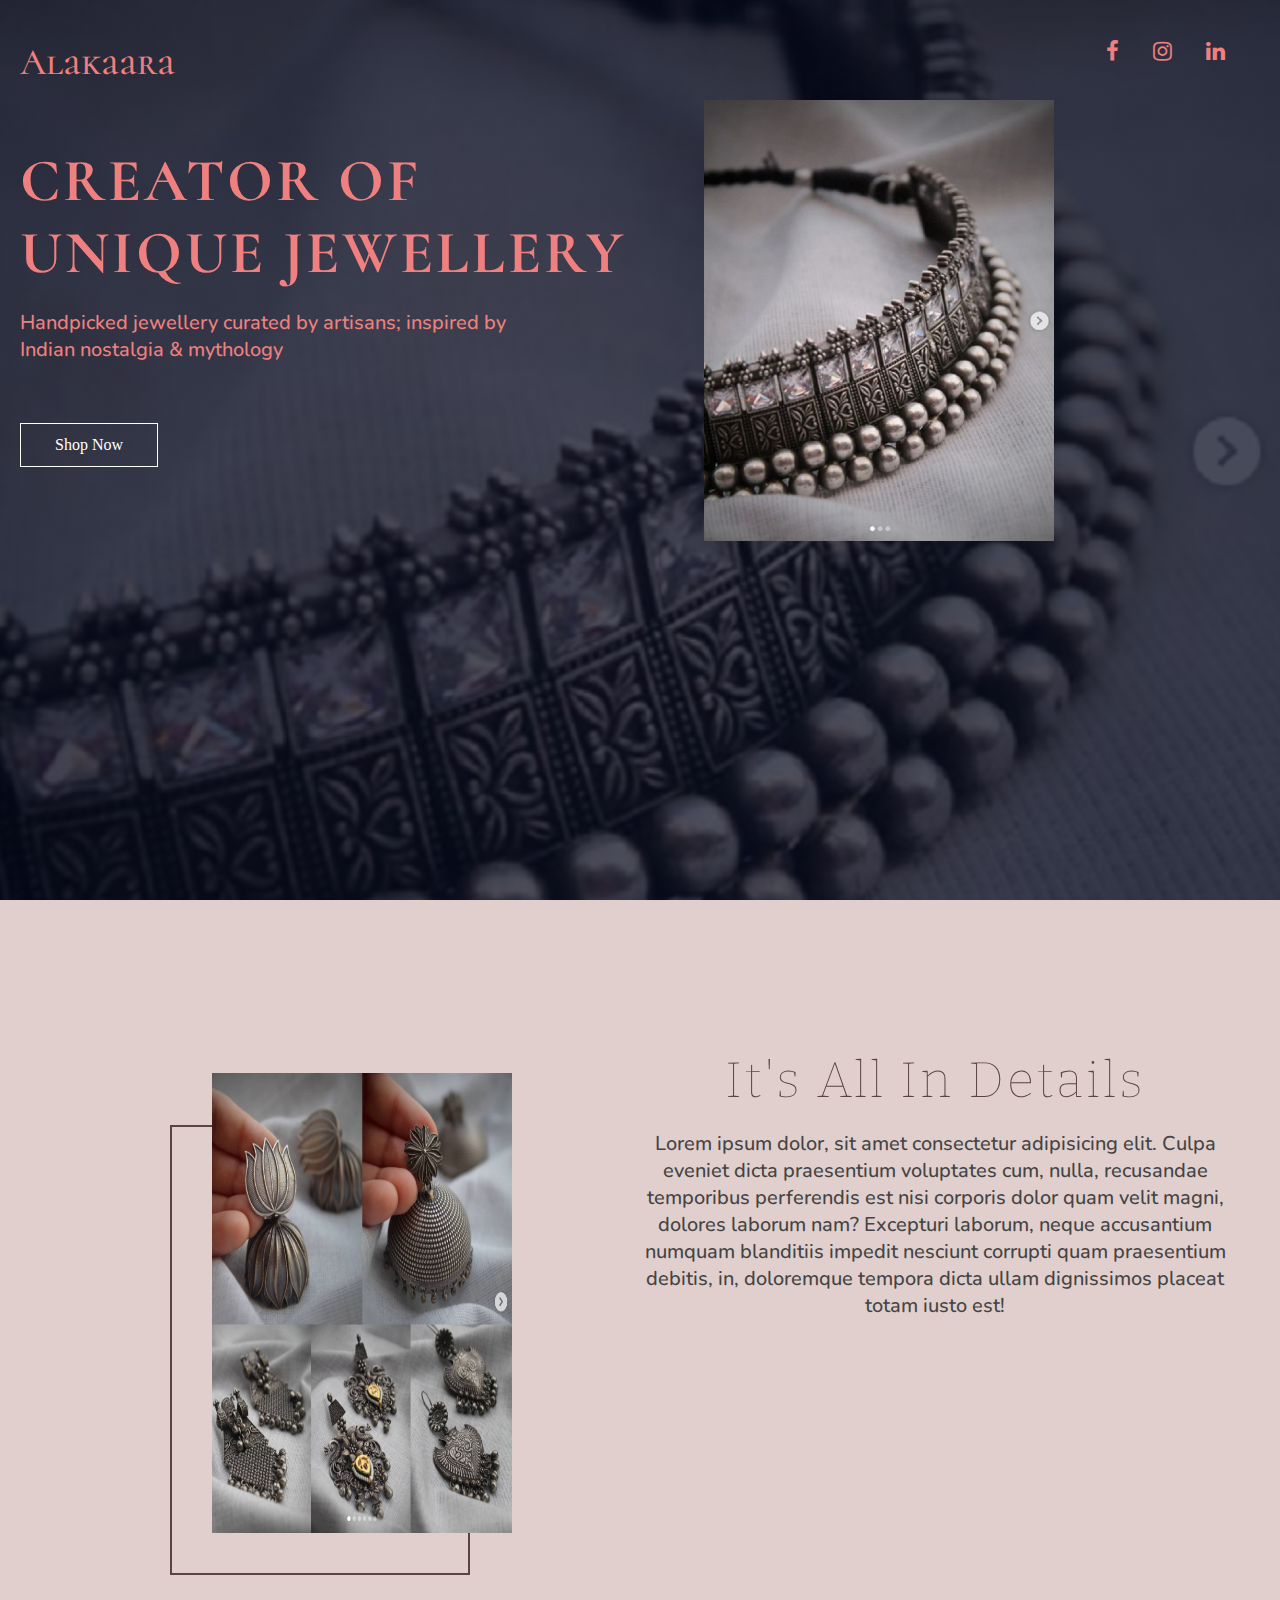
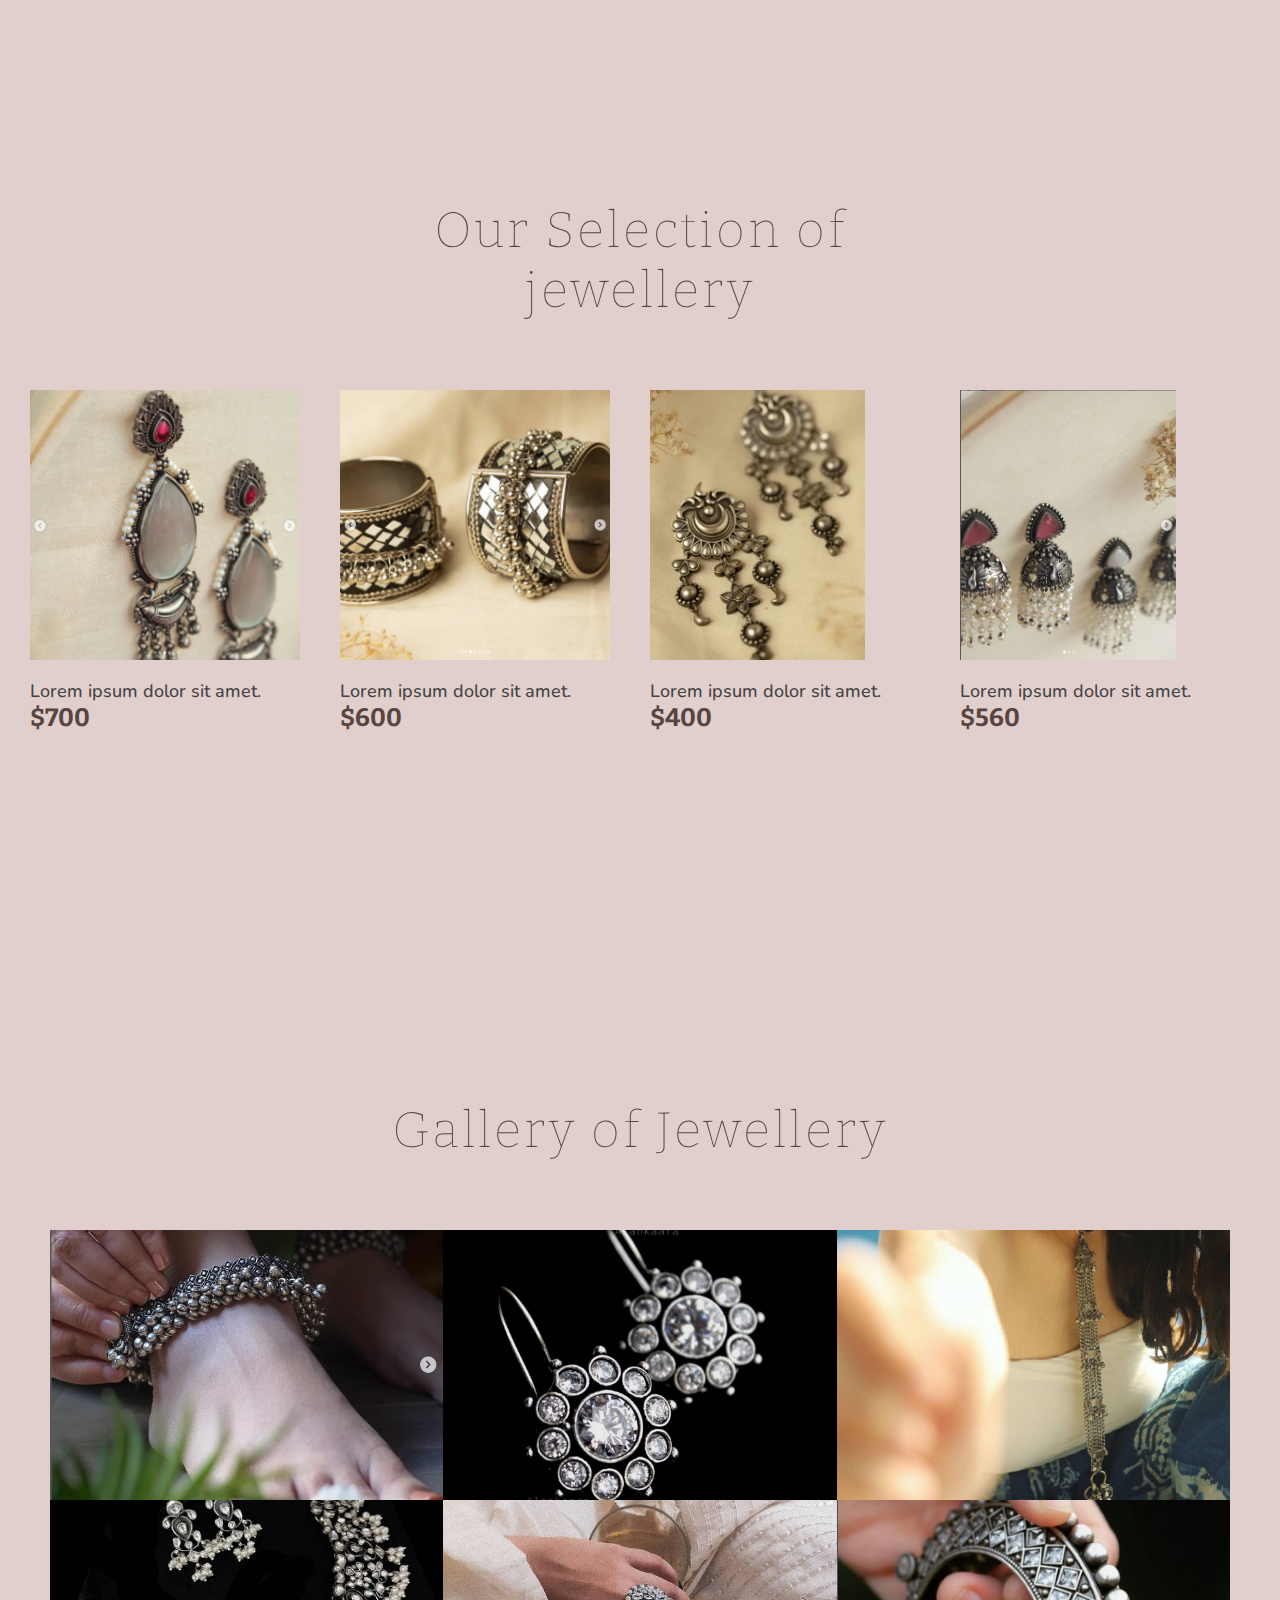
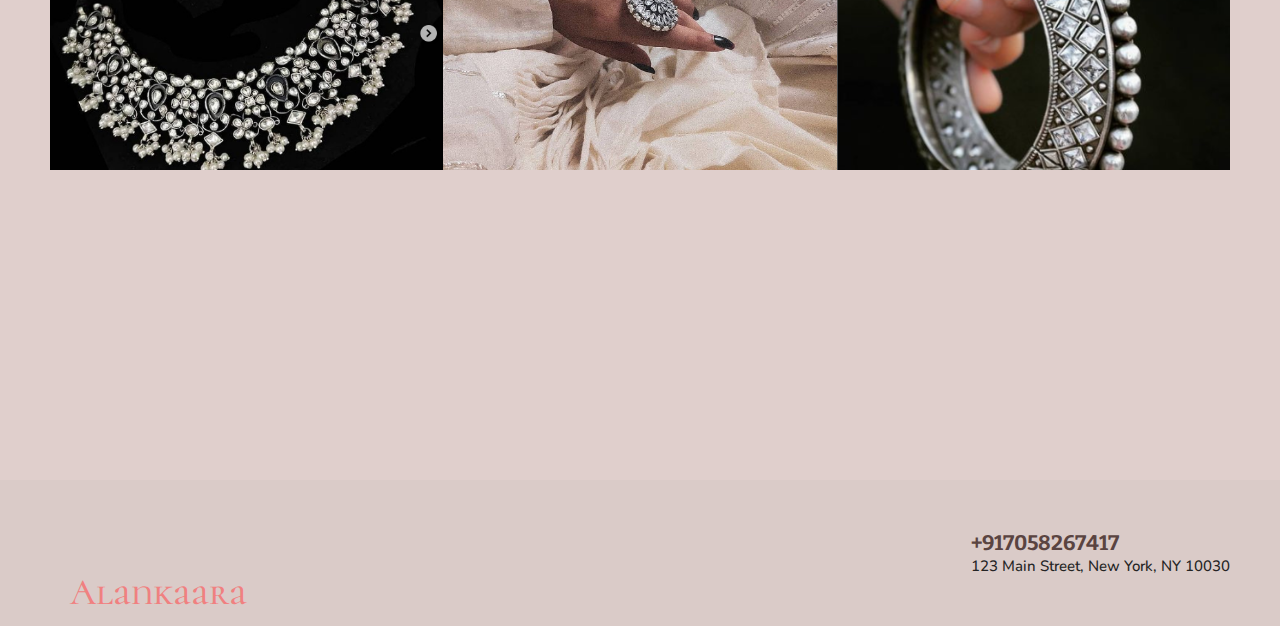
<file: alankaar/index.html>
<!DOCTYPE html>
<html lang="en">

<head>
    <meta charset="UTF-8">
    <meta http-equiv="X-UA-Compatible" content="IE=edge">
    <meta name="viewport" content="width=device-width, initial-scale=1.0">

    <title>vaishnavi_oasis_task</title>
    <link rel="stylesheet" href="style.css">
    <link href="https://fonts.googleapis.com/css2?family=Nunito&display=swap" rel="stylesheet">
    <link href="https://fonts.googleapis.com/css2?family=Bitter:wght@500&display=swap" rel="stylesheet">
    <link href="https://fonts.googleapis.com/css2?family=Cormorant+Unicase:wght@700&display=swap" rel="stylesheet">
</head>

<body>
    <section class="home">
        <a class="logo">Alakaara</a>
        <div class="discription">
            <h1>CREATOR OF UNIQUE JEWELLERY</h1>
            <p>Handpicked jewellery curated by artisans; inspired by Indian nostalgia & mythology</p>
            <a href="" class="hero-btn">Shop Now</a>

        </div>
        <img src="imgs/alankaar6.PNG">
        <div class="social-container">
            <ul class="social-icons">
                <li><a href="#"><i class="fa fa-facebook"></i></a></li>
                <li><a href="#"><i class="fa fa-instagram"></i></a></li>
                <li><a href="#"><i class="fa fa-linkedin"></i></a></li>
            </ul>
        </div>
    </section>
    <section class="about">
        <div class="image">
            <div class="border">
                <img src="imgs/Alankaar 5 in 1.PNG">
            </div>
        </div>
        <div class="text">
            <h1 class="title">It's All In Details</h1>
            <p>Lorem ipsum dolor, sit amet consectetur adipisicing elit. Culpa eveniet dicta praesentium voluptates cum, nulla, recusandae temporibus perferendis est nisi corporis dolor quam velit magni, dolores laborum nam? Excepturi laborum, neque accusantium
                numquam blanditiis impedit nesciunt corrupti quam praesentium debitis, in, doloremque tempora dicta ullam dignissimos placeat totam iusto est!</p>
        </div>
    </section>
    <section class="products">
        <h1 class="title">Our Selection of <br>jewellery</h1>
        <div class="container">
            <div class="product">
                <img src="imgs/alankaar3.PNG">
                <p>Lorem ipsum dolor sit amet.</p>
                <h3>$700</h3>
            </div>
            <div class="product">
                <img src="imgs/alakaar2.PNG">
                <p>Lorem ipsum dolor sit amet.</p>
                <h3>$600</h3>
            </div>
            <div class="product">
                <img src="imgs/alankaar5.PNG">
                <p>Lorem ipsum dolor sit amet.</p>
                <h3>$400</h3>
            </div>
            <div class="product">
                <img src="imgs/alankaar_1.PNG">
                <p>Lorem ipsum dolor sit amet.</p>
                <h3>$560</h3>
            </div>
        </div>
    </section>
    <h1 class="title">Gallery of Jewellery</h1>
    <section class="gallery">
        <div class="box"></div>
        <div class="box"></div>
        <div class="box"></div>
        <div class="box"></div>
        <div class="box"></div>
        <div class="box"></div>
    </section>
    <footer>
        <a class="logo">Alankaara</a>
        <div class="contact">
            <h3>
                +917058267417
                <p>123 Main Street, New York, NY 10030</p>
            </h3>
        </div>
    </footer>

</body>

</html>
</file>
<file: alankaar/style.css>
@import url(https://cdnjs.cloudflare.com/ajax/libs/font-awesome/4.6.3/css/font-awesome.css);
* {
    margin: 0;
    padding: 0;
    box-sizing: border-box;
}

body {
    background-color: #e0cfcc;
}


/*.home {
    height: 100vh;
    background-color: #e0cfcc;
    padding: 30px;
}*/

.home {
    min-height: 100vh;
    width: 100%;
    background-image: linear-gradient(rgba(4, 9, 30, 0.7), rgba(4, 9, 30, 0.7)), url(imgs/alankaar6.PNG);
    background-position: center;
    background-size: cover;
    position: relative;
}

.logo {
    text-decoration: none;
    color: lightcoral;
    font-size: 37px;
    font-weight: 500;
    font-family: 'Cormorant Unicase', sans-serif;
    position: relative;
    top: 40px;
    left: 20px;
}

.discription {
    padding: 100px 20px;
    width: 700px;
    position: absolute;
    z-index: 999;
}

.discription h1 {
    font-size: 60px;
    font-family: 'Cormorant Unicase', sans-serif;
    font-weight: 900;
    color: lightcoral;
    letter-spacing: 3px;
    margin-bottom: 20px;
}

.discription p {
    font-size: 20px;
    font-family: 'Nunito', sans-serif;
    font-weight: 500;
    color: lightcoral;
    width: 490px;
}

.hero-btn {
    display: inline-block;
    text-decoration: none;
    color: #fff;
    border: 1px solid #fff;
    padding: 12px 34px;
    font-size: 16px;
    background: transparent;
    position: relative;
    cursor: pointer;
    top: 60px;
}

.hero-btn:hover {
    border: 1px solid rgb(240, 17, 128);
    background: rgb(240, 17, 128);
    transition: 1s;
}

.home img {
    width: 350px;
    height: auto;
    position: absolute;
    top: 100px;
    left: 55%;
}

.social-container {
    position: absolute;
    top: 40px;
    right: 40px;
}

.social-icons {
    list-style: none;
}

.social-icons li {
    margin: 0 15px;
    display: inline;
}

.social-icons li i {
    color: lightcoral;
    font-size: 22px;
}

.about {
    height: 100vh;
    display: grid;
    grid-template-columns: 1fr 1fr;
}

.image {
    display: flex;
    align-items: center;
    justify-content: center;
}

.border {
    width: 300px;
    height: 450px;
    border: 2px solid #5a4441;
    position: relative;
}

.image img {
    width: 300px;
    height: 460px;
    position: absolute;
    bottom: 40px;
    left: 40px;
}

.text {
    padding-top: 150px;
    padding-right: 50px;
}

.title {
    font-size: 50px;
    font-family: 'Bitter';
    font-weight: 100;
    color: #5a4441;
    letter-spacing: 3px;
    margin-bottom: 20px;
    text-align: center;
}

.text p {
    font-size: 20px;
    font-family: 'Nunito', sans-serif;
    font-weight: 500;
    color: #444444;
    text-align: center;
}

.products {
    height: 100vh;
    padding: 0 30px;
}

.container {
    display: grid;
    grid-template-columns: 1fr 1fr 1fr 1fr;
    grid-template-rows: 270px;
    grid-gap: 20px;
    padding-top: 50px;
}

.product img {
    height: 270px;
    width: auto;
    margin-bottom: 15px;
}

.product p {
    font-size: 18px;
    font-family: 'Nunito', sans-serif;
    font-weight: 500;
    color: #444444;
}

.product h3 {
    font-size: 25px;
    font-family: 'Bitter';
    font-weight: 700;
    color: #5a4441;
}

.gallery {
    height: 100vh;
    padding: 50px;
    display: grid;
    grid-template-columns: 1fr 1fr 1fr;
    grid-auto-rows: 270px;
}

.box {
    background-image: url(imgs/alankarlegs.PNG);
    background-position: center;
    background-size: cover;
    cursor: pointer;
}

.box:nth-child(2) {
    background-image: url(imgs/blackbgearing.PNG);
}

.box:nth-child(3) {
    background-image: url(imgs/model2_2.PNG);
}

.box:nth-child(4) {
    background-image: url(imgs/alankaar7.PNG);
}

.box:nth-child(5) {
    background-image: url(imgs/alankaar\ hand.PNG);
}

.box:nth-child(6) {
    background-image: url(imgs/alankaar4.PNG);
}

footer {
    padding: 50px;
    background: #dacbc8;
    display: flex;
    justify-content: space-between;
}

.contact h3 {
    font-size: 21px;
    font-family: 'Bitter';
    font-weight: 700;
    color: #5a4441;
}

.contact p {
    font-size: 15px;
    font-family: 'Nunito', sans-serif;
    font-weight: 500;
    color: #242424;
}
</file>
